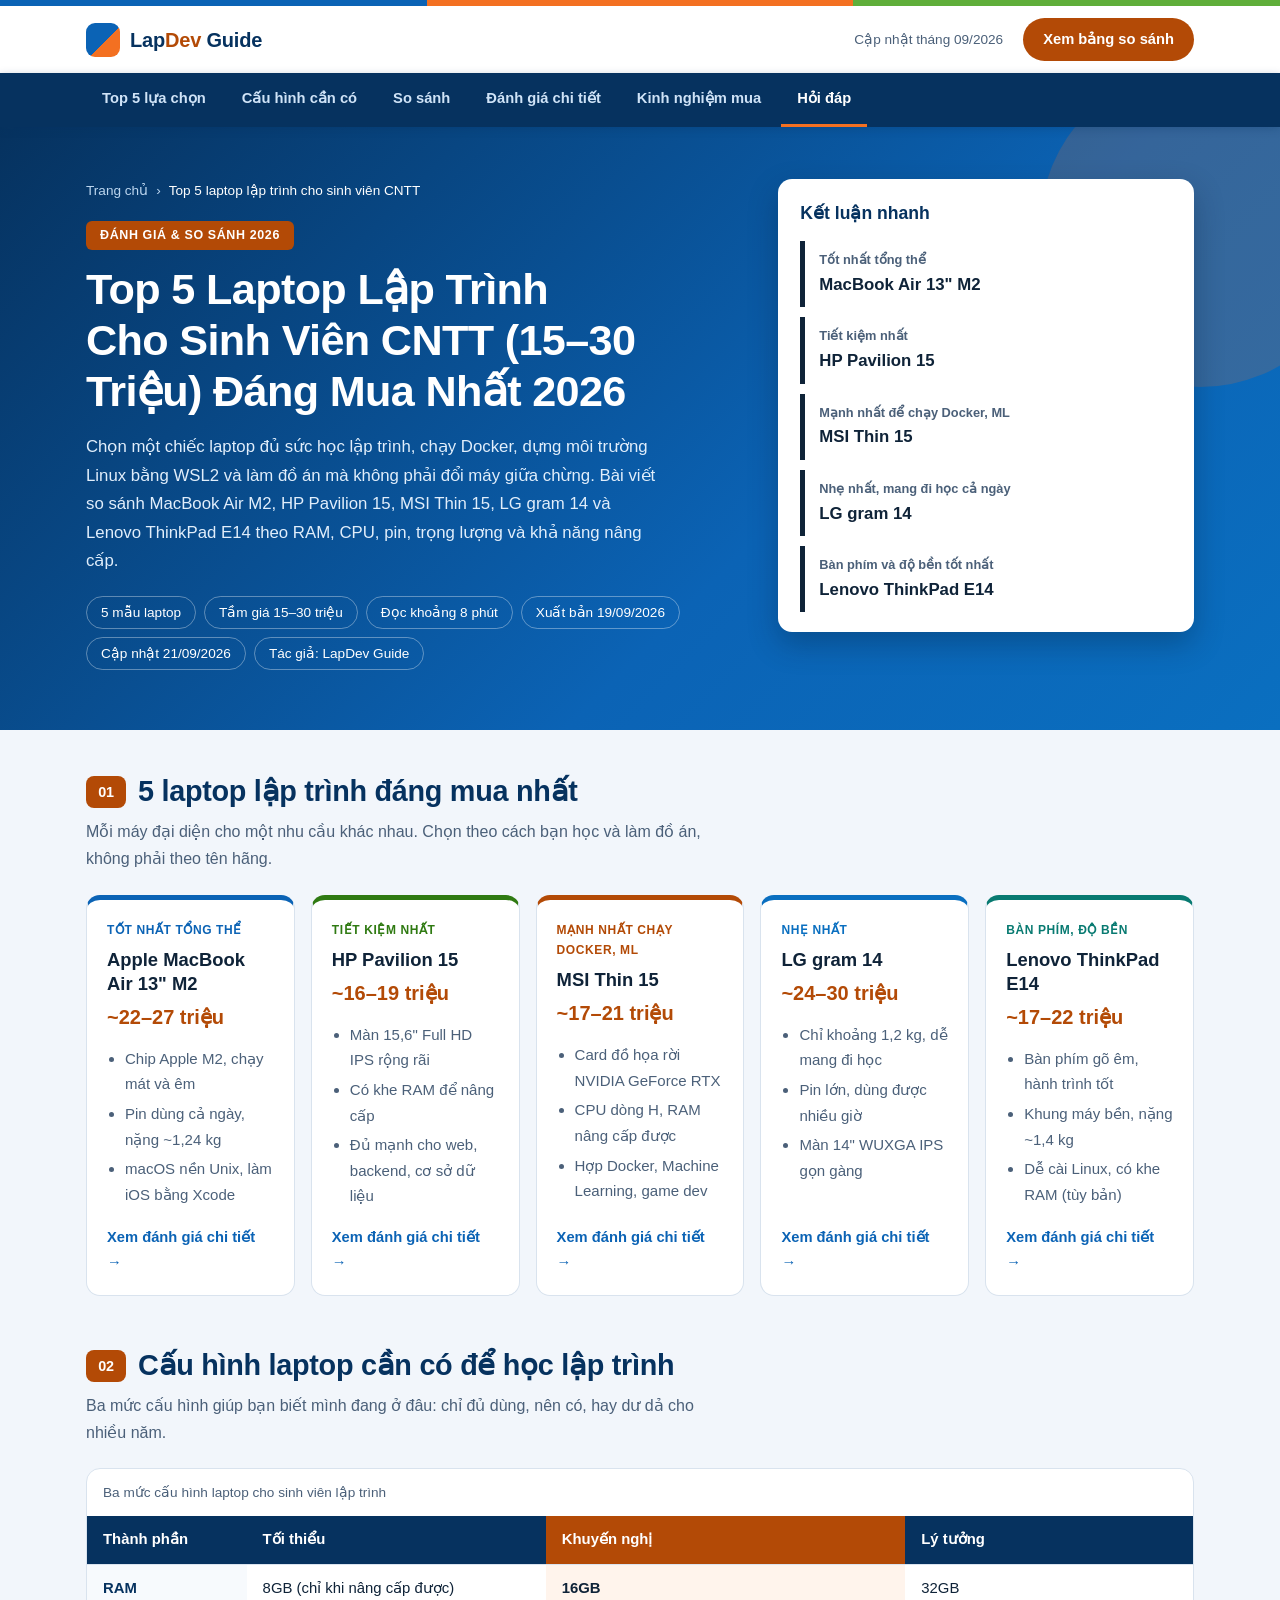
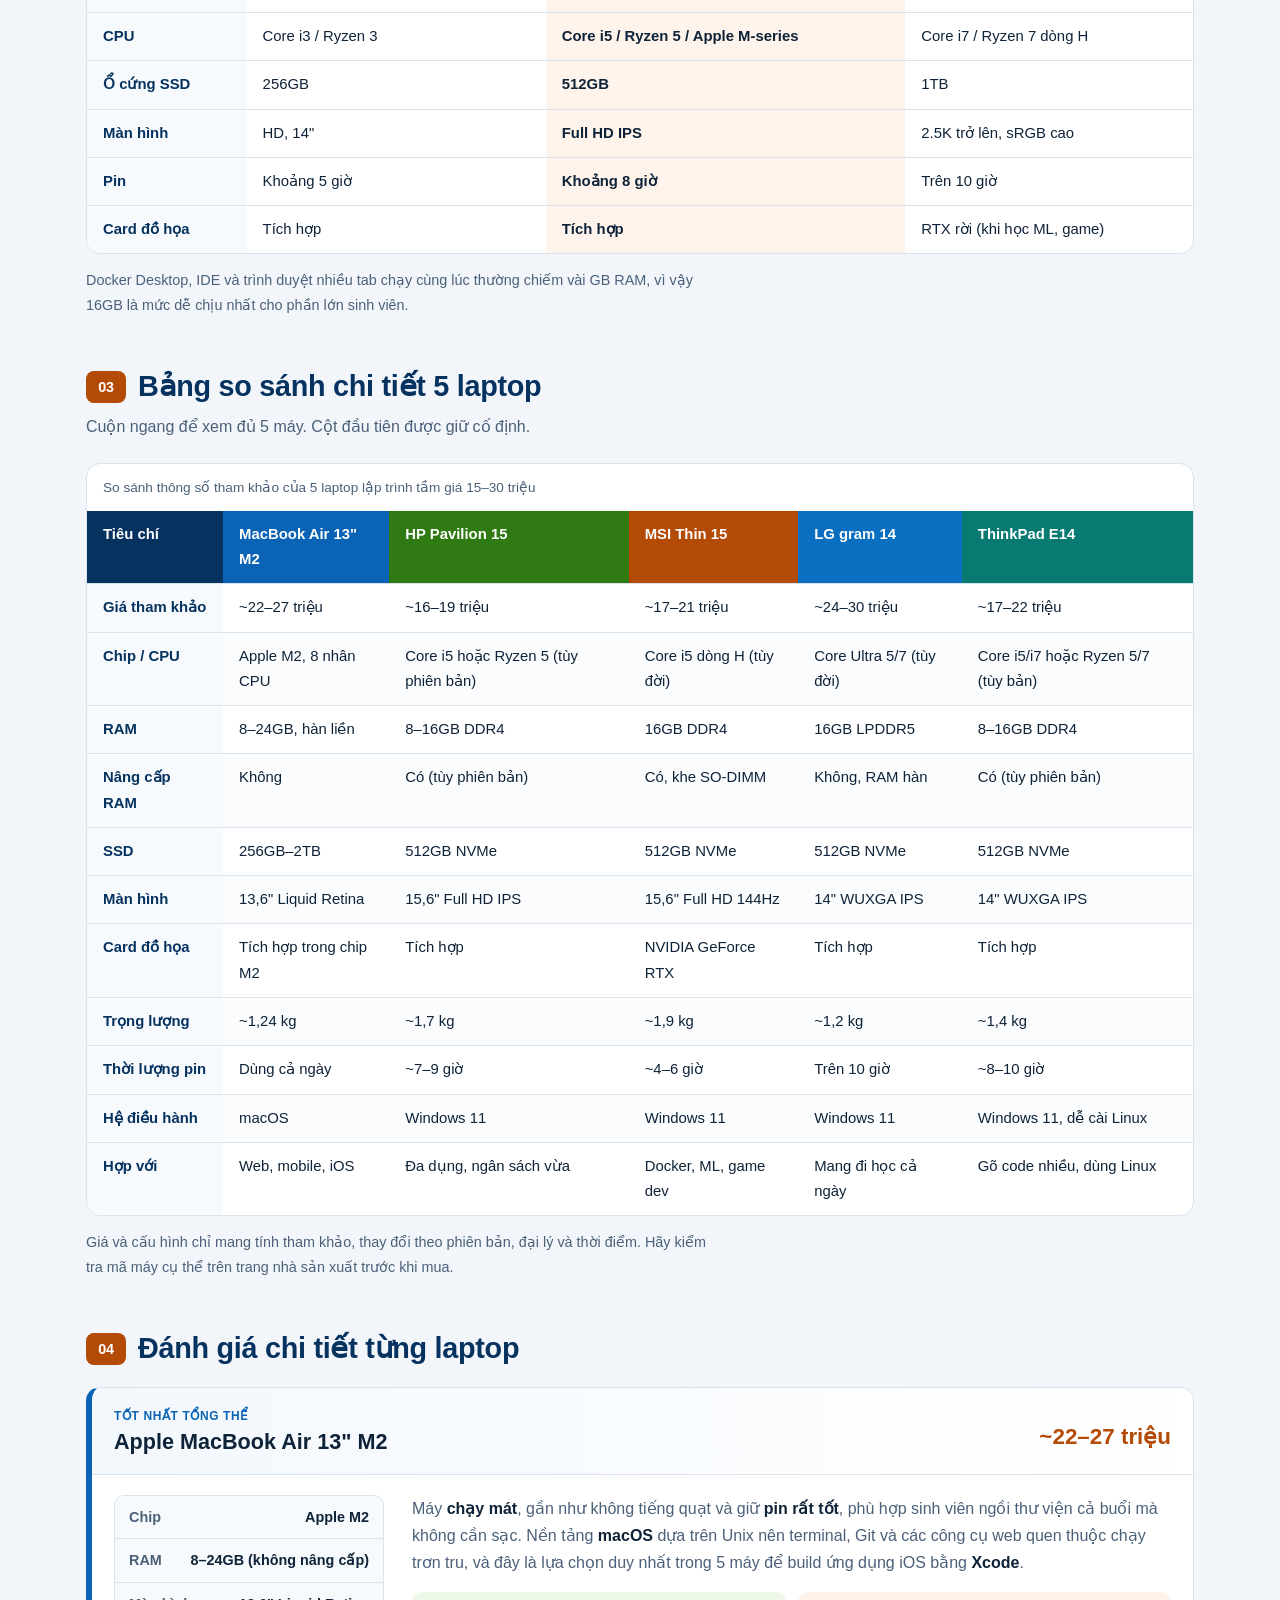
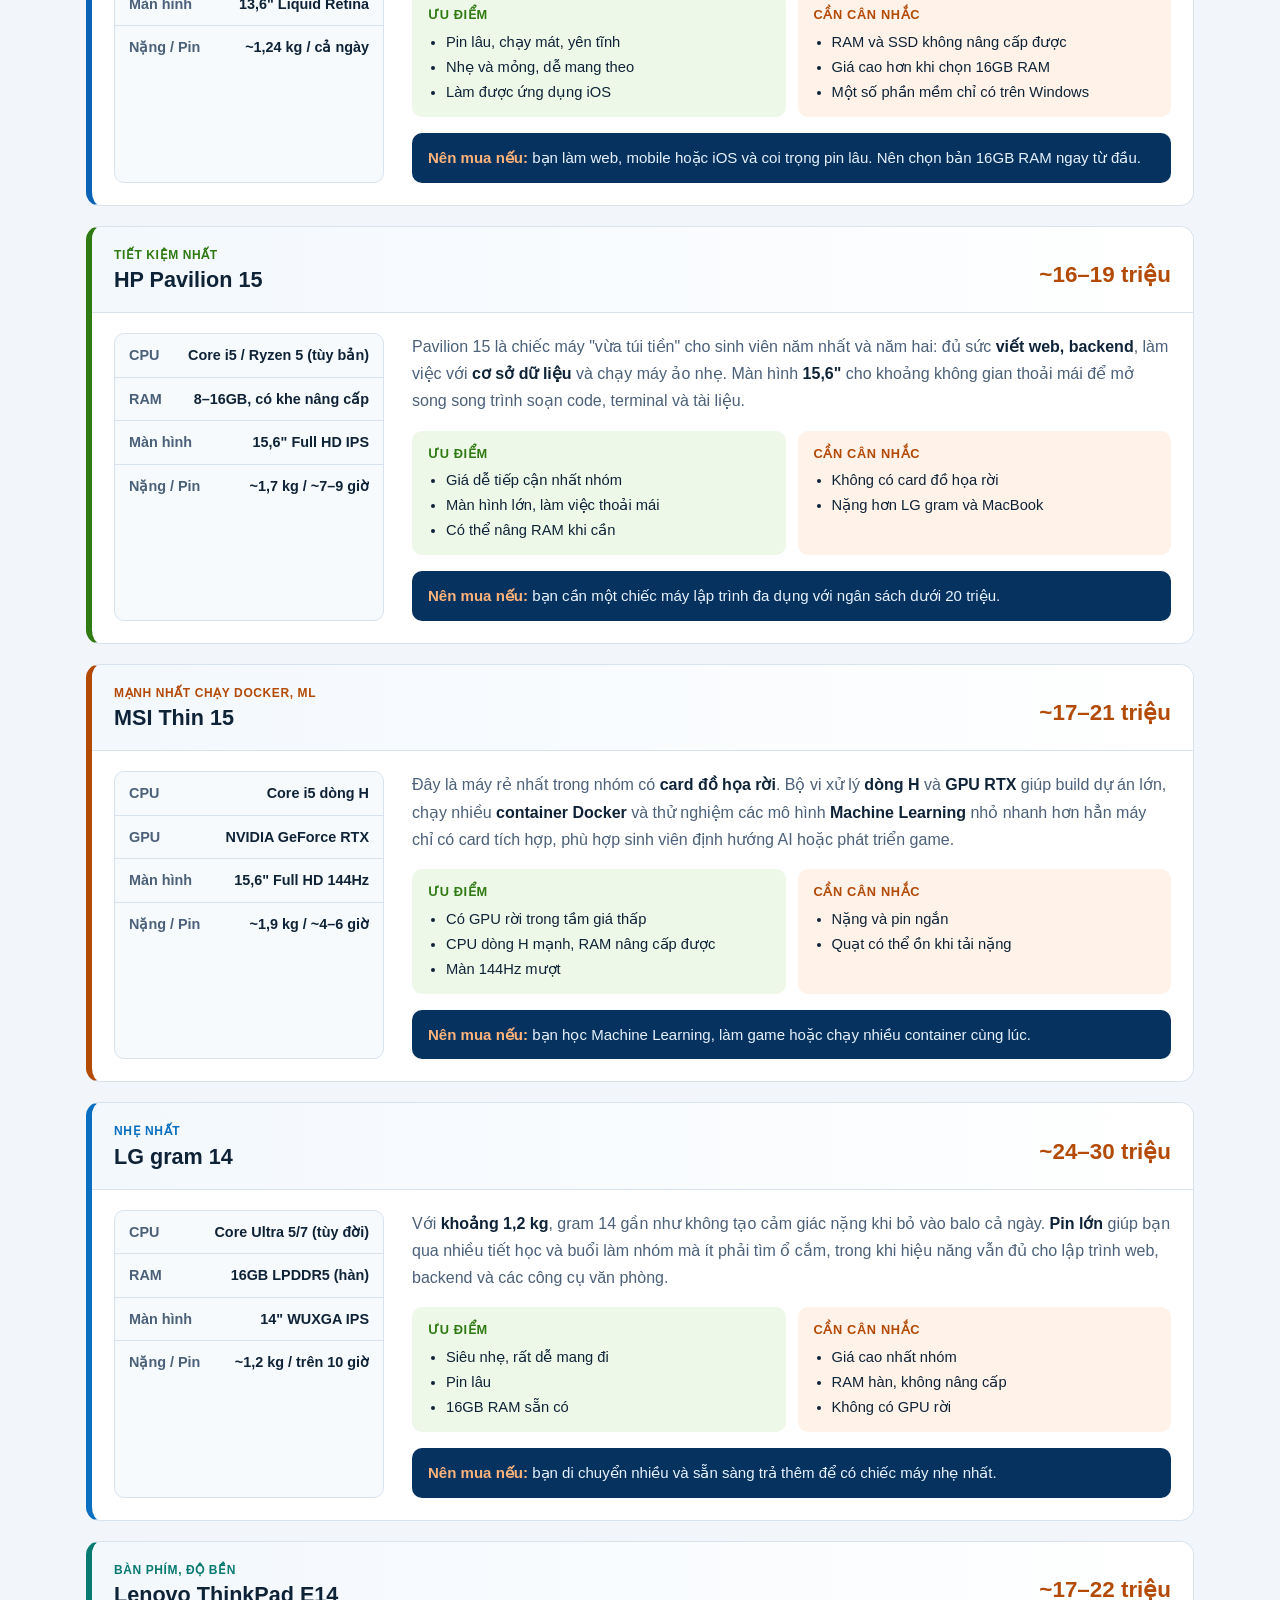
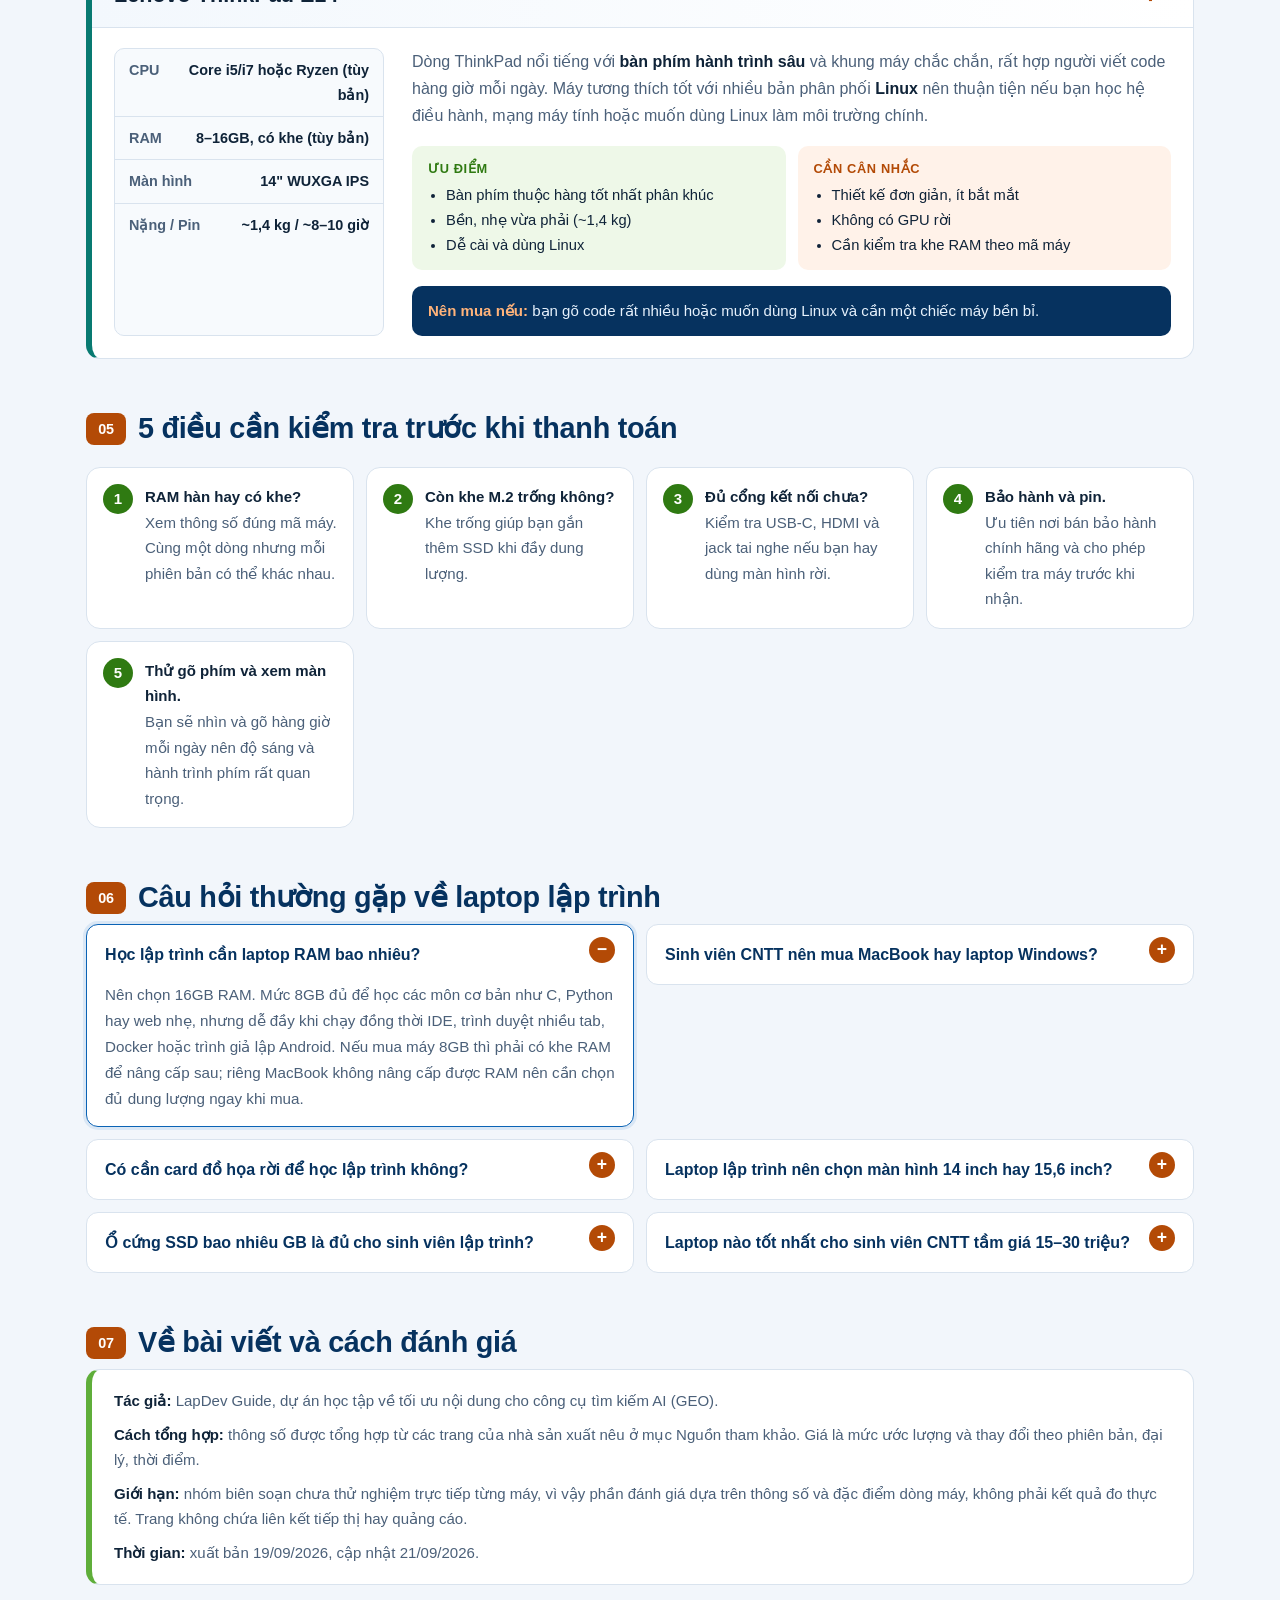
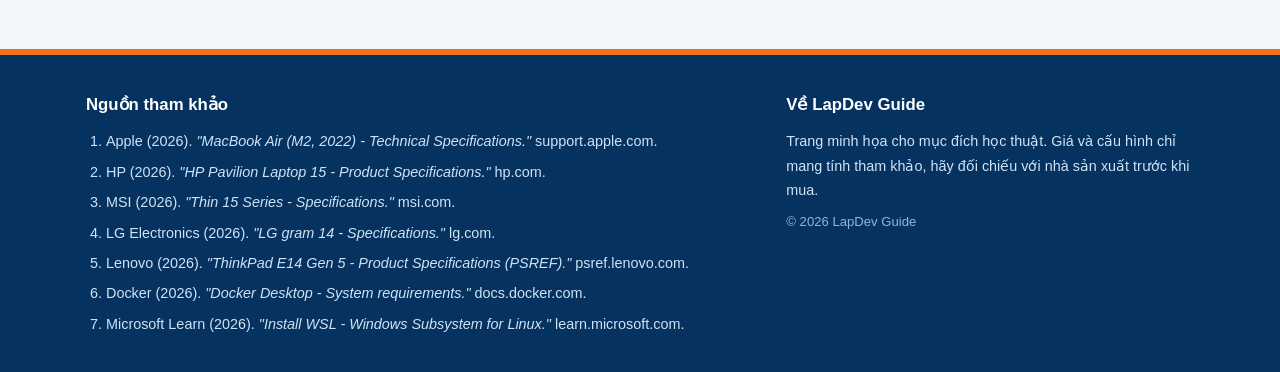
<file: index.html>
<!DOCTYPE html>
<html lang="vi">
<head>
<meta charset="UTF-8">
<meta name="viewport" content="width=device-width, initial-scale=1.0">
<title>Top 5 Laptop Lập Trình Cho Sinh Viên CNTT 2026</title>
<meta name="description" content="So sánh 5 laptop lập trình 15–30 triệu cho sinh viên CNTT: MacBook Air M2, HP Pavilion 15, MSI Thin 15, LG gram 14, ThinkPad E14.">
<meta name="keywords" content="laptop lập trình, laptop sinh viên CNTT, laptop chạy Docker, laptop 16GB RAM, MacBook Air M2 lập trình, laptop 15-30 triệu">
<meta name="robots" content="index, follow, max-image-preview:large">
<link rel="canonical" href="https://thanhtung111205.github.io/GEO_SEO/">

<meta property="og:type" content="article">
<meta property="og:title" content="Top 5 Laptop Lập Trình Cho Sinh Viên CNTT 2026">
<meta property="og:description" content="So sánh MacBook Air M2, HP Pavilion 15, MSI Thin 15, LG gram 14 và ThinkPad E14 cho sinh viên CNTT.">
<meta property="og:url" content="https://thanhtung111205.github.io/GEO_SEO/">
<meta property="og:image" content="https://thanhtung111205.github.io/GEO_SEO/assets/cover.svg">
<meta property="og:locale" content="vi_VN">

<link rel="icon" href="data:image/svg+xml,%3Csvg xmlns='http://www.w3.org/2000/svg' viewBox='0 0 32 32'%3E%3Crect width='32' height='32' rx='8' fill='%230b63b5'/%3E%3Cpolygon points='32,0 32,32 0,32' fill='%23f37021'/%3E%3C/svg%3E">
<link rel="stylesheet" href="styles.css">

<!-- JSON-LD: WebPage + BreadcrumbList + WebSite + Organization + Article + ItemList(Product) + FAQPage -->
<script type="application/ld+json">
{
  "@context": "https://schema.org",
  "@graph": [
    {
      "@type": "WebPage",
      "@id": "https://thanhtung111205.github.io/GEO_SEO/#webpage",
      "url": "https://thanhtung111205.github.io/GEO_SEO/",
      "name": "Top 5 Laptop Lập Trình Cho Sinh Viên CNTT (15–30 Triệu) Đáng Mua Nhất 2026",
      "description": "So sánh 5 laptop lập trình tầm giá 15–30 triệu VNĐ dành cho sinh viên Công nghệ thông tin.",
      "inLanguage": "vi-VN",
      "isPartOf": {
        "@id": "https://thanhtung111205.github.io/GEO_SEO/#website"
      },
      "breadcrumb": {
        "@id": "https://thanhtung111205.github.io/GEO_SEO/#breadcrumb"
      },
      "datePublished": "2026-09-19",
      "dateModified": "2026-09-21",
      "mainEntity": {
        "@id": "https://thanhtung111205.github.io/GEO_SEO/#article"
      },
      "primaryImageOfPage": {
        "@type": "ImageObject",
        "url": "https://thanhtung111205.github.io/GEO_SEO/assets/cover.svg",
        "width": 1200,
        "height": 630
      }
    },
    {
      "@type": "BreadcrumbList",
      "@id": "https://thanhtung111205.github.io/GEO_SEO/#breadcrumb",
      "itemListElement": [
        {
          "@type": "ListItem",
          "position": 1,
          "name": "Trang chủ",
          "item": "https://thanhtung111205.github.io/GEO_SEO/"
        },
        {
          "@type": "ListItem",
          "position": 2,
          "name": "Top 5 laptop lập trình cho sinh viên CNTT"
        }
      ]
    },
    {
      "@type": "WebSite",
      "@id": "https://thanhtung111205.github.io/GEO_SEO/#website",
      "url": "https://thanhtung111205.github.io/GEO_SEO/",
      "name": "LapDev Guide",
      "inLanguage": "vi-VN",
      "publisher": {
        "@id": "https://thanhtung111205.github.io/GEO_SEO/#organization"
      }
    },
    {
      "@type": "Organization",
      "@id": "https://thanhtung111205.github.io/GEO_SEO/#organization",
      "name": "LapDev Guide",
      "url": "https://thanhtung111205.github.io/GEO_SEO/"
    },
    {
      "@type": "Article",
      "@id": "https://thanhtung111205.github.io/GEO_SEO/#article",
      "headline": "Top 5 Laptop Lập Trình Cho Sinh Viên CNTT (15–30 Triệu) Đáng Mua Nhất 2026",
      "description": "So sánh MacBook Air M2, HP Pavilion 15, MSI Thin 15, LG gram 14 và Lenovo ThinkPad E14 theo RAM, CPU, pin, trọng lượng, khả năng chạy Docker, WSL2 và nâng cấp.",
      "articleSection": "Laptop cho sinh viên",
      "author": {
        "@id": "https://thanhtung111205.github.io/GEO_SEO/#organization"
      },
      "publisher": {
        "@id": "https://thanhtung111205.github.io/GEO_SEO/#organization"
      },
      "datePublished": "2026-09-19",
      "dateModified": "2026-09-21",
      "inLanguage": "vi-VN",
      "mainEntityOfPage": {
        "@id": "https://thanhtung111205.github.io/GEO_SEO/#webpage"
      },
      "about": [
        {
          "@type": "Thing",
          "name": "Laptop lập trình"
        },
        {
          "@type": "Thing",
          "name": "Sinh viên Công nghệ thông tin"
        }
      ],
      "keywords": [
        "laptop lập trình",
        "laptop sinh viên CNTT",
        "laptop chạy Docker",
        "MacBook Air M2",
        "laptop 15-30 triệu"
      ],
      "image": {
        "@type": "ImageObject",
        "url": "https://thanhtung111205.github.io/GEO_SEO/assets/cover.svg",
        "width": 1200,
        "height": 630
      }
    },
    {
      "@type": "ItemList",
      "@id": "https://thanhtung111205.github.io/GEO_SEO/#laptops",
      "name": "Top 5 laptop lập trình cho sinh viên CNTT 2026",
      "numberOfItems": 5,
      "itemListElement": [
        {
          "@type": "ListItem",
          "position": 1,
          "name": "Apple MacBook Air 13 inch M2",
          "description": "Laptop mỏng nhẹ chip Apple M2, pin dùng cả ngày, chạy mát và êm, hệ điều hành macOS nền Unix thuận tiện cho lập trình web và iOS.",
          "url": "https://thanhtung111205.github.io/GEO_SEO/#mba-m2"
        },
        {
          "@type": "ListItem",
          "position": 2,
          "name": "HP Pavilion 15",
          "description": "Laptop 15,6 inch giá khoảng 16–19 triệu, có khe RAM nâng cấp, phù hợp sinh viên CNTT cần máy đa dụng với ngân sách vừa phải.",
          "url": "https://thanhtung111205.github.io/GEO_SEO/#hp-pavilion-15"
        },
        {
          "@type": "ListItem",
          "position": 3,
          "name": "MSI Thin 15",
          "description": "Laptop có card đồ họa rời NVIDIA GeForce RTX, phù hợp chạy Docker, học Machine Learning cơ bản và phát triển game.",
          "url": "https://thanhtung111205.github.io/GEO_SEO/#msi-thin-15"
        },
        {
          "@type": "ListItem",
          "position": 4,
          "name": "LG gram 14",
          "description": "Laptop 14 inch siêu nhẹ khoảng 1,2 kg, pin lớn, phù hợp sinh viên mang máy đi học cả ngày.",
          "url": "https://thanhtung111205.github.io/GEO_SEO/#lg-gram-14"
        },
        {
          "@type": "ListItem",
          "position": 5,
          "name": "Lenovo ThinkPad E14",
          "description": "Laptop 14 inch bền bỉ, bàn phím gõ êm nổi tiếng, có khe RAM nâng cấp tùy phiên bản, phù hợp sinh viên gõ code nhiều và dùng Linux.",
          "url": "https://thanhtung111205.github.io/GEO_SEO/#thinkpad-e14"
        }
      ]
    },
    {
      "@type": "FAQPage",
      "@id": "https://thanhtung111205.github.io/GEO_SEO/#faq",
      "mainEntity": [
        {
          "@type": "Question",
          "name": "Học lập trình cần laptop RAM bao nhiêu?",
          "acceptedAnswer": {
            "@type": "Answer",
            "text": "Nên chọn 16GB RAM. Mức 8GB đủ để học các môn cơ bản như C, Python hay web nhẹ, nhưng dễ đầy khi chạy đồng thời IDE, trình duyệt nhiều tab, Docker hoặc trình giả lập Android. Nếu mua máy 8GB thì phải có khe RAM để nâng cấp sau; riêng MacBook không nâng cấp được RAM nên cần chọn đủ dung lượng ngay khi mua."
          }
        },
        {
          "@type": "Question",
          "name": "Sinh viên CNTT nên mua MacBook hay laptop Windows?",
          "acceptedAnswer": {
            "@type": "Answer",
            "text": "Chọn MacBook nếu bạn phát triển ứng dụng iOS bằng Xcode hoặc ưu tiên pin lâu, máy chạy mát và êm. Chọn laptop Windows nếu cần ngân sách thấp hơn, RAM và SSD nâng cấp được, hoặc phải dùng phần mềm chỉ có trên Windows. Windows hiện chạy tốt môi trường Linux qua WSL2 nên vẫn đáp ứng hầu hết nhu cầu lập trình."
          }
        },
        {
          "@type": "Question",
          "name": "Có cần card đồ họa rời để học lập trình không?",
          "acceptedAnswer": {
            "@type": "Answer",
            "text": "Không bắt buộc. Lập trình web, ứng dụng di động, backend và cơ sở dữ liệu chủ yếu dùng CPU và RAM. Card đồ họa rời như dòng NVIDIA GeForce RTX chỉ cần khi bạn học Machine Learning, xử lý đồ họa 3D hoặc làm game, đổi lại máy nặng hơn và pin ngắn hơn."
          }
        },
        {
          "@type": "Question",
          "name": "Laptop lập trình nên chọn màn hình 14 inch hay 15,6 inch?",
          "acceptedAnswer": {
            "@type": "Answer",
            "text": "Chọn 14 inch nếu bạn mang máy đi học mỗi ngày vì nhẹ và pin thường lâu hơn. Chọn 15,6 inch nếu chủ yếu làm việc tại bàn vì có không gian để mở song song trình soạn code, terminal và tài liệu. Dù chọn cỡ nào, nên ưu tiên độ phân giải Full HD trở lên và tấm nền IPS."
          }
        },
        {
          "@type": "Question",
          "name": "Ổ cứng SSD bao nhiêu GB là đủ cho sinh viên lập trình?",
          "acceptedAnswer": {
            "@type": "Answer",
            "text": "Khuyến nghị 512GB. Docker image, thư mục node_modules, trình giả lập Android và các bộ công cụ phát triển chiếm dung lượng rất nhanh nên 256GB dễ đầy sau vài học kỳ. Nếu máy có khe M.2 trống thì có thể bắt đầu với 512GB rồi nâng cấp thêm khi cần."
          }
        },
        {
          "@type": "Question",
          "name": "Laptop nào tốt nhất cho sinh viên CNTT tầm giá 15–30 triệu?",
          "acceptedAnswer": {
            "@type": "Answer",
            "text": "Tùy nhu cầu: MacBook Air 13 inch M2 tốt nhất tổng thể nhờ pin lâu và chạy mát; HP Pavilion 15 tiết kiệm nhất và có khe RAM nâng cấp; MSI Thin 15 mạnh nhất để chạy Docker, Machine Learning nhờ card RTX; LG gram 14 nhẹ nhất, phù hợp mang đi học cả ngày; Lenovo ThinkPad E14 có bàn phím và độ bền tốt nhất cho người gõ code nhiều."
          }
        }
      ]
    }
  ]
}
</script>
</head>
<body id="top">

<a class="skip-link" href="#main-content">Bỏ qua để đến nội dung chính</a>

<div class="tricolor" aria-hidden="true"><i></i><i></i><i></i></div>

<header class="site-header">
  <div class="wrap header-row">
    <a class="brand" href="#top" aria-label="LapDev Guide - về đầu trang">
      <span class="brand-mark" aria-hidden="true"></span>
      <span>Lap<b>Dev</b> Guide</span>
    </a>
    <p class="header-note">Cập nhật tháng 09/2026</p>
    <a class="btn btn-orange" href="#so-sanh">Xem bảng so sánh</a>
  </div>
</header>

<nav class="tabbar" aria-label="Điều hướng trong bài">
  <div class="wrap tabs">
    <a href="#top-picks">Top 5 lựa chọn</a>
    <a href="#cau-hinh">Cấu hình cần có</a>
    <a href="#so-sanh">So sánh</a>
    <a href="#danh-gia">Đánh giá chi tiết</a>
    <a href="#kinh-nghiem">Kinh nghiệm mua</a>
    <a href="#faq">Hỏi đáp</a>
  </div>
</nav>

<main id="main-content">

  <section class="hero">
    <div class="wrap hero-grid">
      <div class="hero-copy">
        <nav class="crumbs" aria-label="Breadcrumb">
          <a href="#top">Trang chủ</a><span aria-hidden="true">›</span>
          <span aria-current="page">Top 5 laptop lập trình cho sinh viên CNTT</span>
        </nav>
        <p class="tag">Đánh giá &amp; so sánh 2026</p>
        <h1>Top 5 Laptop Lập Trình Cho Sinh Viên CNTT (15–30 Triệu) Đáng Mua Nhất 2026</h1>
        <p class="lead">
          Chọn một chiếc laptop đủ sức học lập trình, chạy Docker, dựng môi trường Linux bằng WSL2 và làm đồ án
          mà không phải đổi máy giữa chừng. Bài viết so sánh MacBook Air M2, HP Pavilion 15, MSI Thin 15,
          LG gram 14 và Lenovo ThinkPad E14 theo RAM, CPU, pin, trọng lượng và khả năng nâng cấp.
        </p>
        <ul class="meta-row">
          <li>5 mẫu laptop</li>
          <li>Tầm giá 15–30 triệu</li>
          <li>Đọc khoảng 8 phút</li>
          <li>Xuất bản <time datetime="2026-09-19">19/09/2026</time></li>
          <li>Cập nhật <time datetime="2026-09-21">21/09/2026</time></li>
          <li>Tác giả: LapDev Guide</li>
        </ul>
      </div>

      <aside class="verdict" aria-labelledby="verdict-h">
        <h2 id="verdict-h">Kết luận nhanh</h2>
        <dl>
          <div class="v-blue">
            <dt>Tốt nhất tổng thể</dt>
            <dd>MacBook Air 13" M2</dd>
          </div>
          <div class="v-green">
            <dt>Tiết kiệm nhất</dt>
            <dd>HP Pavilion 15</dd>
          </div>
          <div class="v-orange">
            <dt>Mạnh nhất để chạy Docker, ML</dt>
            <dd>MSI Thin 15</dd>
          </div>
          <div class="v-sky">
            <dt>Nhẹ nhất, mang đi học cả ngày</dt>
            <dd>LG gram 14</dd>
          </div>
          <div class="v-teal">
            <dt>Bàn phím và độ bền tốt nhất</dt>
            <dd>Lenovo ThinkPad E14</dd>
          </div>
        </dl>
      </aside>
    </div>
  </section>

  <div class="wrap">

    <section id="top-picks" class="sec" aria-labelledby="top-h">
      <h2 id="top-h" class="sec-title"><span>01</span>5 laptop lập trình đáng mua nhất</h2>
      <p class="sec-sub">Mỗi máy đại diện cho một nhu cầu khác nhau. Chọn theo cách bạn học và làm đồ án, không phải theo tên hãng.</p>

      <div class="pick-grid">
        <article class="pick c-blue">
          <p class="ribbon">Tốt nhất tổng thể</p>
          <h3>Apple MacBook Air 13" M2</h3>
          <p class="price">~22–27 triệu</p>
          <ul>
            <li>Chip Apple M2, chạy mát và êm</li>
            <li>Pin dùng cả ngày, nặng ~1,24 kg</li>
            <li>macOS nền Unix, làm iOS bằng Xcode</li>
          </ul>
          <a href="#mba-m2">Xem đánh giá chi tiết →</a>
        </article>

        <article class="pick c-green">
          <p class="ribbon">Tiết kiệm nhất</p>
          <h3>HP Pavilion 15</h3>
          <p class="price">~16–19 triệu</p>
          <ul>
            <li>Màn 15,6" Full HD IPS rộng rãi</li>
            <li>Có khe RAM để nâng cấp</li>
            <li>Đủ mạnh cho web, backend, cơ sở dữ liệu</li>
          </ul>
          <a href="#hp-pavilion-15">Xem đánh giá chi tiết →</a>
        </article>

        <article class="pick c-orange">
          <p class="ribbon">Mạnh nhất chạy Docker, ML</p>
          <h3>MSI Thin 15</h3>
          <p class="price">~17–21 triệu</p>
          <ul>
            <li>Card đồ họa rời NVIDIA GeForce RTX</li>
            <li>CPU dòng H, RAM nâng cấp được</li>
            <li>Hợp Docker, Machine Learning, game dev</li>
          </ul>
          <a href="#msi-thin-15">Xem đánh giá chi tiết →</a>
        </article>

        <article class="pick c-sky">
          <p class="ribbon">Nhẹ nhất</p>
          <h3>LG gram 14</h3>
          <p class="price">~24–30 triệu</p>
          <ul>
            <li>Chỉ khoảng 1,2 kg, dễ mang đi học</li>
            <li>Pin lớn, dùng được nhiều giờ</li>
            <li>Màn 14" WUXGA IPS gọn gàng</li>
          </ul>
          <a href="#lg-gram-14">Xem đánh giá chi tiết →</a>
        </article>

        <article class="pick c-teal">
          <p class="ribbon">Bàn phím, độ bền</p>
          <h3>Lenovo ThinkPad E14</h3>
          <p class="price">~17–22 triệu</p>
          <ul>
            <li>Bàn phím gõ êm, hành trình tốt</li>
            <li>Khung máy bền, nặng ~1,4 kg</li>
            <li>Dễ cài Linux, có khe RAM (tùy bản)</li>
          </ul>
          <a href="#thinkpad-e14">Xem đánh giá chi tiết →</a>
        </article>
      </div>
    </section>

    <section id="cau-hinh" class="sec" aria-labelledby="ch-h">
      <h2 id="ch-h" class="sec-title"><span>02</span>Cấu hình laptop cần có để học lập trình</h2>
      <p class="sec-sub">Ba mức cấu hình giúp bạn biết mình đang ở đâu: chỉ đủ dùng, nên có, hay dư dả cho nhiều năm.</p>

      <div class="table-wrap" tabindex="0" role="region" aria-label="Bảng ngưỡng cấu hình, cuộn ngang để xem đầy đủ">
        <table class="tier">
          <caption>Ba mức cấu hình laptop cho sinh viên lập trình</caption>
          <thead>
            <tr>
              <th scope="col">Thành phần</th>
              <th scope="col">Tối thiểu</th>
              <th scope="col" class="th-rec">Khuyến nghị</th>
              <th scope="col">Lý tưởng</th>
            </tr>
          </thead>
          <tbody>
            <tr><th scope="row">RAM</th><td>8GB (chỉ khi nâng cấp được)</td><td class="rec">16GB</td><td>32GB</td></tr>
            <tr><th scope="row">CPU</th><td>Core i3 / Ryzen 3</td><td class="rec">Core i5 / Ryzen 5 / Apple M-series</td><td>Core i7 / Ryzen 7 dòng H</td></tr>
            <tr><th scope="row">Ổ cứng SSD</th><td>256GB</td><td class="rec">512GB</td><td>1TB</td></tr>
            <tr><th scope="row">Màn hình</th><td>HD, 14"</td><td class="rec">Full HD IPS</td><td>2.5K trở lên, sRGB cao</td></tr>
            <tr><th scope="row">Pin</th><td>Khoảng 5 giờ</td><td class="rec">Khoảng 8 giờ</td><td>Trên 10 giờ</td></tr>
            <tr><th scope="row">Card đồ họa</th><td>Tích hợp</td><td class="rec">Tích hợp</td><td>RTX rời (khi học ML, game)</td></tr>
          </tbody>
        </table>
      </div>
      <p class="hint">Docker Desktop, IDE và trình duyệt nhiều tab chạy cùng lúc thường chiếm vài GB RAM, vì vậy 16GB là mức dễ chịu nhất cho phần lớn sinh viên.</p>
    </section>

    <section id="so-sanh" class="sec" aria-labelledby="ss-h">
      <h2 id="ss-h" class="sec-title"><span>03</span>Bảng so sánh chi tiết 5 laptop</h2>
      <p class="sec-sub">Cuộn ngang để xem đủ 5 máy. Cột đầu tiên được giữ cố định.</p>

      <div class="table-wrap" tabindex="0" role="region" aria-label="Bảng so sánh 5 laptop, cuộn ngang để xem đầy đủ">
        <table class="compare">
          <caption>So sánh thông số tham khảo của 5 laptop lập trình tầm giá 15–30 triệu</caption>
          <thead>
            <tr>
              <th scope="col">Tiêu chí</th>
              <th scope="col" class="h-blue">MacBook Air 13" M2</th>
              <th scope="col" class="h-green">HP Pavilion 15</th>
              <th scope="col" class="h-orange">MSI Thin 15</th>
              <th scope="col" class="h-sky">LG gram 14</th>
              <th scope="col" class="h-teal">ThinkPad E14</th>
            </tr>
          </thead>
          <tbody>
            <tr><th scope="row">Giá tham khảo</th><td>~22–27 triệu</td><td>~16–19 triệu</td><td>~17–21 triệu</td><td>~24–30 triệu</td><td>~17–22 triệu</td></tr>
            <tr><th scope="row">Chip / CPU</th><td>Apple M2, 8 nhân CPU</td><td>Core i5 hoặc Ryzen 5 (tùy phiên bản)</td><td>Core i5 dòng H (tùy đời)</td><td>Core Ultra 5/7 (tùy đời)</td><td>Core i5/i7 hoặc Ryzen 5/7 (tùy bản)</td></tr>
            <tr><th scope="row">RAM</th><td>8–24GB, hàn liền</td><td>8–16GB DDR4</td><td>16GB DDR4</td><td>16GB LPDDR5</td><td>8–16GB DDR4</td></tr>
            <tr><th scope="row">Nâng cấp RAM</th><td>Không</td><td>Có (tùy phiên bản)</td><td>Có, khe SO-DIMM</td><td>Không, RAM hàn</td><td>Có (tùy phiên bản)</td></tr>
            <tr><th scope="row">SSD</th><td>256GB–2TB</td><td>512GB NVMe</td><td>512GB NVMe</td><td>512GB NVMe</td><td>512GB NVMe</td></tr>
            <tr><th scope="row">Màn hình</th><td>13,6" Liquid Retina</td><td>15,6" Full HD IPS</td><td>15,6" Full HD 144Hz</td><td>14" WUXGA IPS</td><td>14" WUXGA IPS</td></tr>
            <tr><th scope="row">Card đồ họa</th><td>Tích hợp trong chip M2</td><td>Tích hợp</td><td>NVIDIA GeForce RTX</td><td>Tích hợp</td><td>Tích hợp</td></tr>
            <tr><th scope="row">Trọng lượng</th><td>~1,24 kg</td><td>~1,7 kg</td><td>~1,9 kg</td><td>~1,2 kg</td><td>~1,4 kg</td></tr>
            <tr><th scope="row">Thời lượng pin</th><td>Dùng cả ngày</td><td>~7–9 giờ</td><td>~4–6 giờ</td><td>Trên 10 giờ</td><td>~8–10 giờ</td></tr>
            <tr><th scope="row">Hệ điều hành</th><td>macOS</td><td>Windows 11</td><td>Windows 11</td><td>Windows 11</td><td>Windows 11, dễ cài Linux</td></tr>
            <tr><th scope="row">Hợp với</th><td>Web, mobile, iOS</td><td>Đa dụng, ngân sách vừa</td><td>Docker, ML, game dev</td><td>Mang đi học cả ngày</td><td>Gõ code nhiều, dùng Linux</td></tr>
          </tbody>
        </table>
      </div>
      <p class="hint">Giá và cấu hình chỉ mang tính tham khảo, thay đổi theo phiên bản, đại lý và thời điểm. Hãy kiểm tra mã máy cụ thể trên trang nhà sản xuất trước khi mua.</p>
    </section>

    <section id="danh-gia" class="sec" aria-labelledby="dg-h">
      <h2 id="dg-h" class="sec-title"><span>04</span>Đánh giá chi tiết từng laptop</h2>

      <article id="mba-m2" class="review c-blue" aria-labelledby="rv1">
        <header class="rv-head">
          <div>
            <p class="rv-award">Tốt nhất tổng thể</p>
            <h3 id="rv1">Apple MacBook Air 13" M2</h3>
          </div>
          <p class="rv-price">~22–27 triệu</p>
        </header>
        <div class="rv-body">
          <dl class="specs">
            <div><dt>Chip</dt><dd>Apple M2</dd></div>
            <div><dt>RAM</dt><dd>8–24GB (không nâng cấp)</dd></div>
            <div><dt>Màn hình</dt><dd>13,6" Liquid Retina</dd></div>
            <div><dt>Nặng / Pin</dt><dd>~1,24 kg / cả ngày</dd></div>
          </dl>
          <div class="rv-text">
            <p>Máy <strong>chạy mát</strong>, gần như không tiếng quạt và giữ <strong>pin rất tốt</strong>, phù hợp sinh viên ngồi thư viện cả buổi mà không cần sạc. Nền tảng <strong>macOS</strong> dựa trên Unix nên terminal, Git và các công cụ web quen thuộc chạy trơn tru, và đây là lựa chọn duy nhất trong 5 máy để build ứng dụng iOS bằng <strong>Xcode</strong>.</p>
            <div class="pc">
              <div class="pros"><h4>Ưu điểm</h4><ul><li>Pin lâu, chạy mát, yên tĩnh</li><li>Nhẹ và mỏng, dễ mang theo</li><li>Làm được ứng dụng iOS</li></ul></div>
              <div class="cons"><h4>Cần cân nhắc</h4><ul><li>RAM và SSD không nâng cấp được</li><li>Giá cao hơn khi chọn 16GB RAM</li><li>Một số phần mềm chỉ có trên Windows</li></ul></div>
            </div>
            <p class="verdict-bar"><strong>Nên mua nếu:</strong> bạn làm web, mobile hoặc iOS và coi trọng pin lâu. Nên chọn bản 16GB RAM ngay từ đầu.</p>
          </div>
        </div>
      </article>

      <article id="hp-pavilion-15" class="review c-green" aria-labelledby="rv2">
        <header class="rv-head">
          <div>
            <p class="rv-award">Tiết kiệm nhất</p>
            <h3 id="rv2">HP Pavilion 15</h3>
          </div>
          <p class="rv-price">~16–19 triệu</p>
        </header>
        <div class="rv-body">
          <dl class="specs">
            <div><dt>CPU</dt><dd>Core i5 / Ryzen 5 (tùy bản)</dd></div>
            <div><dt>RAM</dt><dd>8–16GB, có khe nâng cấp</dd></div>
            <div><dt>Màn hình</dt><dd>15,6" Full HD IPS</dd></div>
            <div><dt>Nặng / Pin</dt><dd>~1,7 kg / ~7–9 giờ</dd></div>
          </dl>
          <div class="rv-text">
            <p>Pavilion 15 là chiếc máy "vừa túi tiền" cho sinh viên năm nhất và năm hai: đủ sức <strong>viết web, backend</strong>, làm việc với <strong>cơ sở dữ liệu</strong> và chạy máy ảo nhẹ. Màn hình <strong>15,6"</strong> cho khoảng không gian thoải mái để mở song song trình soạn code, terminal và tài liệu.</p>
            <div class="pc">
              <div class="pros"><h4>Ưu điểm</h4><ul><li>Giá dễ tiếp cận nhất nhóm</li><li>Màn hình lớn, làm việc thoải mái</li><li>Có thể nâng RAM khi cần</li></ul></div>
              <div class="cons"><h4>Cần cân nhắc</h4><ul><li>Không có card đồ họa rời</li><li>Nặng hơn LG gram và MacBook</li></ul></div>
            </div>
            <p class="verdict-bar"><strong>Nên mua nếu:</strong> bạn cần một chiếc máy lập trình đa dụng với ngân sách dưới 20 triệu.</p>
          </div>
        </div>
      </article>

      <article id="msi-thin-15" class="review c-orange" aria-labelledby="rv3">
        <header class="rv-head">
          <div>
            <p class="rv-award">Mạnh nhất chạy Docker, ML</p>
            <h3 id="rv3">MSI Thin 15</h3>
          </div>
          <p class="rv-price">~17–21 triệu</p>
        </header>
        <div class="rv-body">
          <dl class="specs">
            <div><dt>CPU</dt><dd>Core i5 dòng H</dd></div>
            <div><dt>GPU</dt><dd>NVIDIA GeForce RTX</dd></div>
            <div><dt>Màn hình</dt><dd>15,6" Full HD 144Hz</dd></div>
            <div><dt>Nặng / Pin</dt><dd>~1,9 kg / ~4–6 giờ</dd></div>
          </dl>
          <div class="rv-text">
            <p>Đây là máy rẻ nhất trong nhóm có <strong>card đồ họa rời</strong>. Bộ vi xử lý <strong>dòng H</strong> và <strong>GPU RTX</strong> giúp build dự án lớn, chạy nhiều <strong>container Docker</strong> và thử nghiệm các mô hình <strong>Machine Learning</strong> nhỏ nhanh hơn hẳn máy chỉ có card tích hợp, phù hợp sinh viên định hướng AI hoặc phát triển game.</p>
            <div class="pc">
              <div class="pros"><h4>Ưu điểm</h4><ul><li>Có GPU rời trong tầm giá thấp</li><li>CPU dòng H mạnh, RAM nâng cấp được</li><li>Màn 144Hz mượt</li></ul></div>
              <div class="cons"><h4>Cần cân nhắc</h4><ul><li>Nặng và pin ngắn</li><li>Quạt có thể ồn khi tải nặng</li></ul></div>
            </div>
            <p class="verdict-bar"><strong>Nên mua nếu:</strong> bạn học Machine Learning, làm game hoặc chạy nhiều container cùng lúc.</p>
          </div>
        </div>
      </article>

      <article id="lg-gram-14" class="review c-sky" aria-labelledby="rv4">
        <header class="rv-head">
          <div>
            <p class="rv-award">Nhẹ nhất</p>
            <h3 id="rv4">LG gram 14</h3>
          </div>
          <p class="rv-price">~24–30 triệu</p>
        </header>
        <div class="rv-body">
          <dl class="specs">
            <div><dt>CPU</dt><dd>Core Ultra 5/7 (tùy đời)</dd></div>
            <div><dt>RAM</dt><dd>16GB LPDDR5 (hàn)</dd></div>
            <div><dt>Màn hình</dt><dd>14" WUXGA IPS</dd></div>
            <div><dt>Nặng / Pin</dt><dd>~1,2 kg / trên 10 giờ</dd></div>
          </dl>
          <div class="rv-text">
            <p>Với <strong>khoảng 1,2 kg</strong>, gram 14 gần như không tạo cảm giác nặng khi bỏ vào balo cả ngày. <strong>Pin lớn</strong> giúp bạn qua nhiều tiết học và buổi làm nhóm mà ít phải tìm ổ cắm, trong khi hiệu năng vẫn đủ cho lập trình web, backend và các công cụ văn phòng.</p>
            <div class="pc">
              <div class="pros"><h4>Ưu điểm</h4><ul><li>Siêu nhẹ, rất dễ mang đi</li><li>Pin lâu</li><li>16GB RAM sẵn có</li></ul></div>
              <div class="cons"><h4>Cần cân nhắc</h4><ul><li>Giá cao nhất nhóm</li><li>RAM hàn, không nâng cấp</li><li>Không có GPU rời</li></ul></div>
            </div>
            <p class="verdict-bar"><strong>Nên mua nếu:</strong> bạn di chuyển nhiều và sẵn sàng trả thêm để có chiếc máy nhẹ nhất.</p>
          </div>
        </div>
      </article>

      <article id="thinkpad-e14" class="review c-teal" aria-labelledby="rv5">
        <header class="rv-head">
          <div>
            <p class="rv-award">Bàn phím, độ bền</p>
            <h3 id="rv5">Lenovo ThinkPad E14</h3>
          </div>
          <p class="rv-price">~17–22 triệu</p>
        </header>
        <div class="rv-body">
          <dl class="specs">
            <div><dt>CPU</dt><dd>Core i5/i7 hoặc Ryzen (tùy bản)</dd></div>
            <div><dt>RAM</dt><dd>8–16GB, có khe (tùy bản)</dd></div>
            <div><dt>Màn hình</dt><dd>14" WUXGA IPS</dd></div>
            <div><dt>Nặng / Pin</dt><dd>~1,4 kg / ~8–10 giờ</dd></div>
          </dl>
          <div class="rv-text">
            <p>Dòng ThinkPad nổi tiếng với <strong>bàn phím hành trình sâu</strong> và khung máy chắc chắn, rất hợp người viết code hàng giờ mỗi ngày. Máy tương thích tốt với nhiều bản phân phối <strong>Linux</strong> nên thuận tiện nếu bạn học hệ điều hành, mạng máy tính hoặc muốn dùng Linux làm môi trường chính.</p>
            <div class="pc">
              <div class="pros"><h4>Ưu điểm</h4><ul><li>Bàn phím thuộc hàng tốt nhất phân khúc</li><li>Bền, nhẹ vừa phải (~1,4 kg)</li><li>Dễ cài và dùng Linux</li></ul></div>
              <div class="cons"><h4>Cần cân nhắc</h4><ul><li>Thiết kế đơn giản, ít bắt mắt</li><li>Không có GPU rời</li><li>Cần kiểm tra khe RAM theo mã máy</li></ul></div>
            </div>
            <p class="verdict-bar"><strong>Nên mua nếu:</strong> bạn gõ code rất nhiều hoặc muốn dùng Linux và cần một chiếc máy bền bỉ.</p>
          </div>
        </div>
      </article>
    </section>

    <section id="kinh-nghiem" class="sec" aria-labelledby="kn-h">
      <h2 id="kn-h" class="sec-title"><span>05</span>5 điều cần kiểm tra trước khi thanh toán</h2>
      <ol class="checklist">
        <li><strong>RAM hàn hay có khe?</strong> Xem thông số đúng mã máy. Cùng một dòng nhưng mỗi phiên bản có thể khác nhau.</li>
        <li><strong>Còn khe M.2 trống không?</strong> Khe trống giúp bạn gắn thêm SSD khi đầy dung lượng.</li>
        <li><strong>Đủ cổng kết nối chưa?</strong> Kiểm tra USB-C, HDMI và jack tai nghe nếu bạn hay dùng màn hình rời.</li>
        <li><strong>Bảo hành và pin.</strong> Ưu tiên nơi bán bảo hành chính hãng và cho phép kiểm tra máy trước khi nhận.</li>
        <li><strong>Thử gõ phím và xem màn hình.</strong> Bạn sẽ nhìn và gõ hàng giờ mỗi ngày nên độ sáng và hành trình phím rất quan trọng.</li>
      </ol>
    </section>

    <section id="faq" class="sec" aria-labelledby="faq-h">
      <h2 id="faq-h" class="sec-title"><span>06</span>Câu hỏi thường gặp về laptop lập trình</h2>
      <div class="faq-grid">

        <details class="qa" open>
          <summary>Học lập trình cần laptop RAM bao nhiêu?</summary>
          <p>Nên chọn 16GB RAM. Mức 8GB đủ để học các môn cơ bản như C, Python hay web nhẹ, nhưng dễ đầy khi chạy đồng thời IDE, trình duyệt nhiều tab, Docker hoặc trình giả lập Android. Nếu mua máy 8GB thì phải có khe RAM để nâng cấp sau; riêng MacBook không nâng cấp được RAM nên cần chọn đủ dung lượng ngay khi mua.</p>
        </details>

        <details class="qa">
          <summary>Sinh viên CNTT nên mua MacBook hay laptop Windows?</summary>
          <p>Chọn MacBook nếu bạn phát triển ứng dụng iOS bằng Xcode hoặc ưu tiên pin lâu, máy chạy mát và êm. Chọn laptop Windows nếu cần ngân sách thấp hơn, RAM và SSD nâng cấp được, hoặc phải dùng phần mềm chỉ có trên Windows. Windows hiện chạy tốt môi trường Linux qua WSL2 nên vẫn đáp ứng hầu hết nhu cầu lập trình.</p>
        </details>

        <details class="qa">
          <summary>Có cần card đồ họa rời để học lập trình không?</summary>
          <p>Không bắt buộc. Lập trình web, ứng dụng di động, backend và cơ sở dữ liệu chủ yếu dùng CPU và RAM. Card đồ họa rời như dòng NVIDIA GeForce RTX chỉ cần khi bạn học Machine Learning, xử lý đồ họa 3D hoặc làm game, đổi lại máy nặng hơn và pin ngắn hơn.</p>
        </details>

        <details class="qa">
          <summary>Laptop lập trình nên chọn màn hình 14 inch hay 15,6 inch?</summary>
          <p>Chọn 14 inch nếu bạn mang máy đi học mỗi ngày vì nhẹ và pin thường lâu hơn. Chọn 15,6 inch nếu chủ yếu làm việc tại bàn vì có không gian để mở song song trình soạn code, terminal và tài liệu. Dù chọn cỡ nào, nên ưu tiên độ phân giải Full HD trở lên và tấm nền IPS.</p>
        </details>

        <details class="qa">
          <summary>Ổ cứng SSD bao nhiêu GB là đủ cho sinh viên lập trình?</summary>
          <p>Khuyến nghị 512GB. Docker image, thư mục node_modules, trình giả lập Android và các bộ công cụ phát triển chiếm dung lượng rất nhanh nên 256GB dễ đầy sau vài học kỳ. Nếu máy có khe M.2 trống thì có thể bắt đầu với 512GB rồi nâng cấp thêm khi cần.</p>
        </details>

        <details class="qa">
          <summary>Laptop nào tốt nhất cho sinh viên CNTT tầm giá 15–30 triệu?</summary>
          <p>Tùy nhu cầu: MacBook Air 13 inch M2 tốt nhất tổng thể nhờ pin lâu và chạy mát; HP Pavilion 15 tiết kiệm nhất và có khe RAM nâng cấp; MSI Thin 15 mạnh nhất để chạy Docker, Machine Learning nhờ card RTX; LG gram 14 nhẹ nhất, phù hợp mang đi học cả ngày; Lenovo ThinkPad E14 có bàn phím và độ bền tốt nhất cho người gõ code nhiều.</p>
        </details>

      </div>
    </section>

    <section id="ve-bai-viet" class="sec" aria-labelledby="vbv-h">
      <h2 id="vbv-h" class="sec-title"><span>07</span>Về bài viết và cách đánh giá</h2>
      <div class="about-box">
        <p><strong>Tác giả:</strong> LapDev Guide, dự án học tập về tối ưu nội dung cho công cụ tìm kiếm AI (GEO).</p>
        <p><strong>Cách tổng hợp:</strong> thông số được tổng hợp từ các trang của nhà sản xuất nêu ở mục Nguồn tham khảo. Giá là mức ước lượng và thay đổi theo phiên bản, đại lý, thời điểm.</p>
        <p><strong>Giới hạn:</strong> nhóm biên soạn chưa thử nghiệm trực tiếp từng máy, vì vậy phần đánh giá dựa trên thông số và đặc điểm dòng máy, không phải kết quả đo thực tế. Trang không chứa liên kết tiếp thị hay quảng cáo.</p>
        <p><strong>Thời gian:</strong> xuất bản <time datetime="2026-09-19">19/09/2026</time>, cập nhật <time datetime="2026-09-21">21/09/2026</time>.</p>
      </div>
    </section>

  </div>
</main>

<footer class="site-footer">
  <div class="wrap footer-grid">
    <section id="nguon-tham-khao" aria-labelledby="nguon-h">
      <h2 id="nguon-h">Nguồn tham khảo</h2>
      <ol>
        <li>Apple (2026). <em>"MacBook Air (M2, 2022) - Technical Specifications."</em> support.apple.com.</li>
        <li>HP (2026). <em>"HP Pavilion Laptop 15 - Product Specifications."</em> hp.com.</li>
        <li>MSI (2026). <em>"Thin 15 Series - Specifications."</em> msi.com.</li>
        <li>LG Electronics (2026). <em>"LG gram 14 - Specifications."</em> lg.com.</li>
        <li>Lenovo (2026). <em>"ThinkPad E14 Gen 5 - Product Specifications (PSREF)."</em> psref.lenovo.com.</li>
        <li>Docker (2026). <em>"Docker Desktop - System requirements."</em> docs.docker.com.</li>
        <li>Microsoft Learn (2026). <em>"Install WSL - Windows Subsystem for Linux."</em> learn.microsoft.com.</li>
      </ol>
    </section>
    <section aria-labelledby="ft-h">
      <h2 id="ft-h">Về LapDev Guide</h2>
      <p>Trang minh họa cho mục đích học thuật. Giá và cấu hình chỉ mang tính tham khảo, hãy đối chiếu với nhà sản xuất trước khi mua.</p>
      <p class="copy">&copy; 2026 LapDev Guide</p>
    </section>
  </div>
</footer>

<script src="script.js" defer></script>
</body>
</html>
</file>
<file: styles.css>
/* LapDev Guide - CSS thuần, mobile-first. Bảng màu xanh dương - cam - xanh lá. */

:root {
  --blue-900: #06325f;
  --blue-700: #0a4f94;
  --blue-600: #0b63b5;
  --sky: #0a6fc0;
  --teal: #087a71;
  --orange: #f37021;
  --orange-dark: #b34a06;
  --green: #5fae3a;
  --green-dark: #2f7a12;
  --bg: #f2f6fb;
  --surface: #ffffff;
  --text: #0f2338;
  --muted: #4b6079;
  --line: #d9e3ee;
  --radius: 14px;
  --font: "Segoe UI", -apple-system, BlinkMacSystemFont, Roboto, "Helvetica Neue", Arial, sans-serif;
}

* { box-sizing: border-box; }

html { scroll-behavior: smooth; }

body {
  margin: 0;
  font-family: var(--font);
  font-size: 16px;
  line-height: 1.7;
  color: var(--text);
  background: var(--bg);
}

a { color: var(--blue-600); }
:focus-visible { outline: 3px solid var(--orange); outline-offset: 2px; }

.wrap { max-width: 1140px; margin: 0 auto; padding-inline: 16px; }

.skip-link { position: absolute; left: -9999px; top: 0; background: var(--orange-dark); color: #fff; padding: 8px 16px; z-index: 100; }
.skip-link:focus { left: 0; }

/* Dải 3 màu */
.tricolor { display: flex; height: 6px; }
.tricolor i { flex: 1; }
.tricolor i:nth-child(1) { background: var(--blue-600); }
.tricolor i:nth-child(2) { background: var(--orange); }
.tricolor i:nth-child(3) { background: var(--green); }

/* Header */
.site-header { background: var(--surface); }
.header-row { display: flex; align-items: center; gap: 12px 20px; padding-block: 12px; flex-wrap: wrap; }

.brand { display: flex; align-items: center; gap: 10px; text-decoration: none; color: var(--blue-900); font-size: 1.25rem; font-weight: 800; letter-spacing: -0.01em; }
.brand b { color: var(--orange-dark); }
.brand-mark { width: 34px; height: 34px; border-radius: 9px; background: linear-gradient(135deg, var(--blue-600) 55%, var(--orange) 55%); }

.header-note { margin: 0 0 0 auto; font-size: 0.85rem; color: var(--muted); }

.btn { display: inline-block; padding: 9px 20px; border-radius: 999px; font-weight: 700; font-size: 0.92rem; text-decoration: none; }
.btn-orange { background: var(--orange-dark); color: #fff; }
.btn-orange:hover { background: #963d04; }

/* Tab bar */
.tabbar { position: sticky; top: 0; z-index: 40; background: var(--blue-900); box-shadow: 0 2px 8px rgba(6, 50, 95, 0.25); }
.tabs { display: flex; gap: 4px; overflow-x: auto; scrollbar-width: none; }
.tabs::-webkit-scrollbar { display: none; }
.tabs a { flex: 0 0 auto; padding: 13px 16px; color: #cfe3f7; text-decoration: none; font-size: 0.92rem; font-weight: 600; border-bottom: 3px solid transparent; }
.tabs a:hover { color: #fff; }
.tabs a.active { color: #fff; border-bottom-color: var(--orange); }

/* Hero */
.hero { background: linear-gradient(135deg, var(--blue-900) 0%, var(--blue-600) 62%, var(--sky) 100%); color: #fff; padding-block: 36px 44px; position: relative; overflow: hidden; }
.hero::after { content: ""; position: absolute; right: -80px; top: -60px; width: 320px; height: 320px; border-radius: 50%; background: rgba(243, 112, 33, 0.18); pointer-events: none; }
.hero-grid { position: relative; z-index: 1; display: grid; gap: 28px; }

.crumbs { display: flex; flex-wrap: wrap; gap: 4px 8px; font-size: 0.85rem; color: #bcd6ef; margin-bottom: 18px; }
.crumbs a { color: #bcd6ef; text-decoration: none; }
.crumbs a:hover { color: #fff; }
.crumbs [aria-current] { color: #fff; }

.tag { display: inline-block; margin: 0 0 14px; padding: 4px 14px; border-radius: 6px; background: var(--orange-dark); color: #fff; font-size: 0.78rem; font-weight: 700; letter-spacing: 0.05em; text-transform: uppercase; }

h1 { margin: 0 0 16px; font-size: clamp(1.7rem, 4.4vw, 2.7rem); line-height: 1.18; font-weight: 800; letter-spacing: -0.015em; text-wrap: balance; }
.lead { margin: 0 0 20px; font-size: 1.05rem; color: #e1eefb; max-width: 62ch; }

.meta-row { display: flex; flex-wrap: wrap; gap: 8px; list-style: none; margin: 0; padding: 0; }
.meta-row li { padding: 4px 14px; border-radius: 999px; border: 1px solid rgba(255, 255, 255, 0.35); font-size: 0.85rem; }

.verdict { background: var(--surface); color: var(--text); border-radius: var(--radius); padding: 20px 22px; box-shadow: 0 12px 30px rgba(3, 25, 50, 0.3); align-self: start; }
.verdict h2 { margin: 0 0 12px; font-size: 1.1rem; color: var(--blue-900); }
.verdict dl { margin: 0; display: grid; gap: 10px; }
.verdict dl > div { padding: 8px 0 8px 14px; border-left: 5px solid; }
.verdict dt { font-size: 0.8rem; color: var(--muted); font-weight: 600; }
.verdict dd { margin: 0; font-size: 1.05rem; font-weight: 800; }
.v-blue { border-color: var(--blue-600); }
.v-green { border-color: var(--green); }
.v-orange { border-color: var(--orange); }
.v-sky { border-color: var(--sky); }
.v-teal { border-color: var(--teal); }

@media (min-width: 900px) {
  .hero { padding-block: 52px 60px; }
  .hero-grid { grid-template-columns: minmax(0, 1.55fr) minmax(0, 1fr); gap: 48px; align-items: center; }
}

/* Sections */
.sec { padding-block: 44px 8px; scroll-margin-top: 56px; }
.sec-title { display: flex; align-items: center; gap: 12px; margin: 0 0 8px; font-size: clamp(1.35rem, 3.2vw, 1.8rem); line-height: 1.25; font-weight: 800; color: var(--blue-900); letter-spacing: -0.01em; }
.sec-title span { flex: 0 0 auto; display: grid; place-items: center; min-width: 40px; height: 32px; padding-inline: 8px; border-radius: 8px; background: var(--orange-dark); color: #fff; font-size: 0.9rem; }
.sec-sub { margin: 0 0 22px; color: var(--muted); max-width: 70ch; }
.hint { margin: 14px 0 0; font-size: 0.9rem; color: var(--muted); max-width: 80ch; }

/* Thẻ màu theo lựa chọn */
.c-blue { --accent: var(--blue-600); }
.c-green { --accent: var(--green-dark); }
.c-orange { --accent: var(--orange-dark); }
.c-sky { --accent: var(--sky); }
.c-teal { --accent: var(--teal); }

/* Pick cards */
.pick-grid { display: grid; gap: 16px; grid-template-columns: repeat(auto-fit, minmax(200px, 1fr)); }
.pick { background: var(--surface); border: 1px solid var(--line); border-top: 5px solid var(--accent); border-radius: var(--radius); padding: 20px; display: flex; flex-direction: column; }
.ribbon { margin: 0 0 8px; font-size: 0.75rem; font-weight: 800; letter-spacing: 0.05em; text-transform: uppercase; color: var(--accent); }
.pick h3 { margin: 0 0 4px; font-size: 1.15rem; line-height: 1.3; }
.price { margin: 0 0 12px; font-size: 1.25rem; font-weight: 800; color: var(--orange-dark); }
.pick ul { margin: 0 0 16px; padding-left: 18px; font-size: 0.94rem; color: var(--muted); display: grid; gap: 4px; }
.pick a { margin-top: auto; font-weight: 700; font-size: 0.92rem; text-decoration: none; }
.pick a:hover { text-decoration: underline; }

/* Tables */
.table-wrap { overflow-x: auto; background: var(--surface); border: 1px solid var(--line); border-radius: var(--radius); }
table { width: 100%; border-collapse: separate; border-spacing: 0; }
caption { text-align: left; padding: 12px 16px; font-size: 0.85rem; color: var(--muted); }
th, td { text-align: left; vertical-align: top; padding: 11px 16px; border-top: 1px solid var(--line); font-size: 0.93rem; }
thead th { border-top: 0; background: var(--blue-900); color: #fff; font-weight: 700; }
tbody th { font-weight: 700; background: #f7fafd; color: var(--blue-900); }

.tier { min-width: 640px; }
.tier .th-rec { background: var(--orange-dark); }
.tier td.rec { background: #fff4ec; font-weight: 700; }

.compare { min-width: 1020px; }
.compare tbody th, .compare thead th:first-child { position: sticky; left: 0; z-index: 1; min-width: 130px; }
.compare thead th:first-child { z-index: 2; }
.compare tbody tr:nth-child(even) td { background: #fafcfe; }
.compare thead th.h-blue { background: var(--blue-600); }
.compare thead th.h-green { background: var(--green-dark); }
.compare thead th.h-orange { background: var(--orange-dark); }
.compare thead th.h-sky { background: var(--sky); }
.compare thead th.h-teal { background: var(--teal); }

/* Reviews */
.review { margin-top: 20px; background: var(--surface); border: 1px solid var(--line); border-left: 6px solid var(--accent); border-radius: var(--radius); overflow: hidden; scroll-margin-top: 60px; }
.rv-head { display: flex; justify-content: space-between; align-items: flex-end; gap: 12px; flex-wrap: wrap; padding: 18px 22px; background: linear-gradient(90deg, #f3f8fd, var(--surface)); border-bottom: 1px solid var(--line); }
.rv-award { margin: 0 0 2px; font-size: 0.75rem; font-weight: 800; letter-spacing: 0.05em; text-transform: uppercase; color: var(--accent); }
.rv-head h3 { margin: 0; font-size: 1.35rem; line-height: 1.25; }
.rv-price { margin: 0; font-size: 1.4rem; font-weight: 800; color: var(--orange-dark); }

.rv-body { display: grid; gap: 20px; padding: 20px 22px 22px; }
.specs { margin: 0; display: grid; gap: 0; align-content: start; background: #f7fafd; border: 1px solid var(--line); border-radius: 10px; }
.specs > div { display: flex; justify-content: space-between; gap: 12px; padding: 9px 14px; border-top: 1px solid var(--line); font-size: 0.9rem; }
.specs > div:first-child { border-top: 0; }
.specs dt { color: var(--muted); font-weight: 600; }
.specs dd { margin: 0; text-align: right; font-weight: 700; }

.rv-text > p { margin: 0 0 16px; color: var(--muted); }
.pc { display: grid; gap: 12px; grid-template-columns: repeat(auto-fit, minmax(220px, 1fr)); margin-bottom: 16px; }
.pros, .cons { padding: 12px 16px; border-radius: 10px; }
.pros { background: #eef8e8; }
.cons { background: #fff2e9; }
.pros h4, .cons h4 { margin: 0 0 4px; font-size: 0.8rem; text-transform: uppercase; letter-spacing: 0.05em; }
.pros h4 { color: var(--green-dark); }
.cons h4 { color: var(--orange-dark); }
.pros ul, .cons ul { margin: 0; padding-left: 18px; font-size: 0.92rem; }
.rv-text > .verdict-bar { margin: 0; padding: 12px 16px; border-radius: 10px; background: var(--blue-900); color: #e6f1fc; font-size: 0.94rem; }
.rv-text > .verdict-bar strong { color: #ffb37a; }

@media (min-width: 860px) {
  .rv-body { grid-template-columns: 270px minmax(0, 1fr); gap: 28px; }
}

/* Checklist */
.checklist { list-style: none; margin: 20px 0 0; padding: 0; display: grid; gap: 12px; counter-reset: c; grid-template-columns: repeat(auto-fit, minmax(260px, 1fr)); }
.checklist li { counter-increment: c; position: relative; background: var(--surface); border: 1px solid var(--line); border-radius: var(--radius); padding: 16px 16px 16px 58px; font-size: 0.94rem; color: var(--muted); }
.checklist li::before { content: counter(c); position: absolute; left: 16px; top: 16px; width: 30px; height: 30px; display: grid; place-items: center; border-radius: 50%; background: var(--green-dark); color: #fff; font-weight: 800; }
.checklist strong { display: block; color: var(--text); }

/* FAQ */
.faq-grid { display: grid; gap: 12px; align-items: start; }
.qa { background: var(--surface); border: 1px solid var(--line); border-radius: 12px; padding: 14px 18px; }
.qa[open] { border-color: var(--blue-600); box-shadow: 0 0 0 3px rgba(11, 99, 181, 0.1); }
.qa summary { cursor: pointer; list-style: none; position: relative; padding: 2px 34px 2px 0; font-weight: 700; color: var(--blue-900); }
.qa summary::-webkit-details-marker { display: none; }
.qa summary::after { content: "+"; position: absolute; right: 0; top: -2px; width: 26px; height: 26px; display: grid; place-items: center; border-radius: 50%; background: var(--orange-dark); color: #fff; font-size: 1.1rem; line-height: 1; }
.qa[open] summary::after { content: "\2212"; }
.qa p { margin: 12px 0 0; color: var(--muted); font-size: 0.95rem; }

@media (min-width: 900px) {
  .faq-grid { grid-template-columns: 1fr 1fr; }
}

/* Nhấn mạnh thực thể + hộp thông tin bài viết */
.rv-text > p strong { color: var(--text); }
.about-box { background: var(--surface); border: 1px solid var(--line); border-left: 6px solid var(--green); border-radius: var(--radius); padding: 18px 22px; display: grid; gap: 8px; }
.about-box p { margin: 0; font-size: 0.94rem; color: var(--muted); }
.about-box strong { color: var(--text); }

/* Footer */
.site-footer { margin-top: 56px; background: var(--blue-900); color: #cfe3f7; padding-block: 36px; border-top: 6px solid var(--orange); }
.footer-grid { display: grid; gap: 28px; }
.site-footer h2 { margin: 0 0 10px; font-size: 1.05rem; color: #fff; }
.site-footer ol { margin: 0; padding-left: 20px; display: grid; gap: 6px; font-size: 0.9rem; }
.site-footer p { margin: 0 0 8px; font-size: 0.9rem; }
.copy { color: #93b6d8; font-size: 0.82rem !important; }

@media (min-width: 900px) {
  .footer-grid { grid-template-columns: 1.6fr 1fr; gap: 48px; }
}

@media (prefers-reduced-motion: reduce) {
  html { scroll-behavior: auto; }
}
</file>
